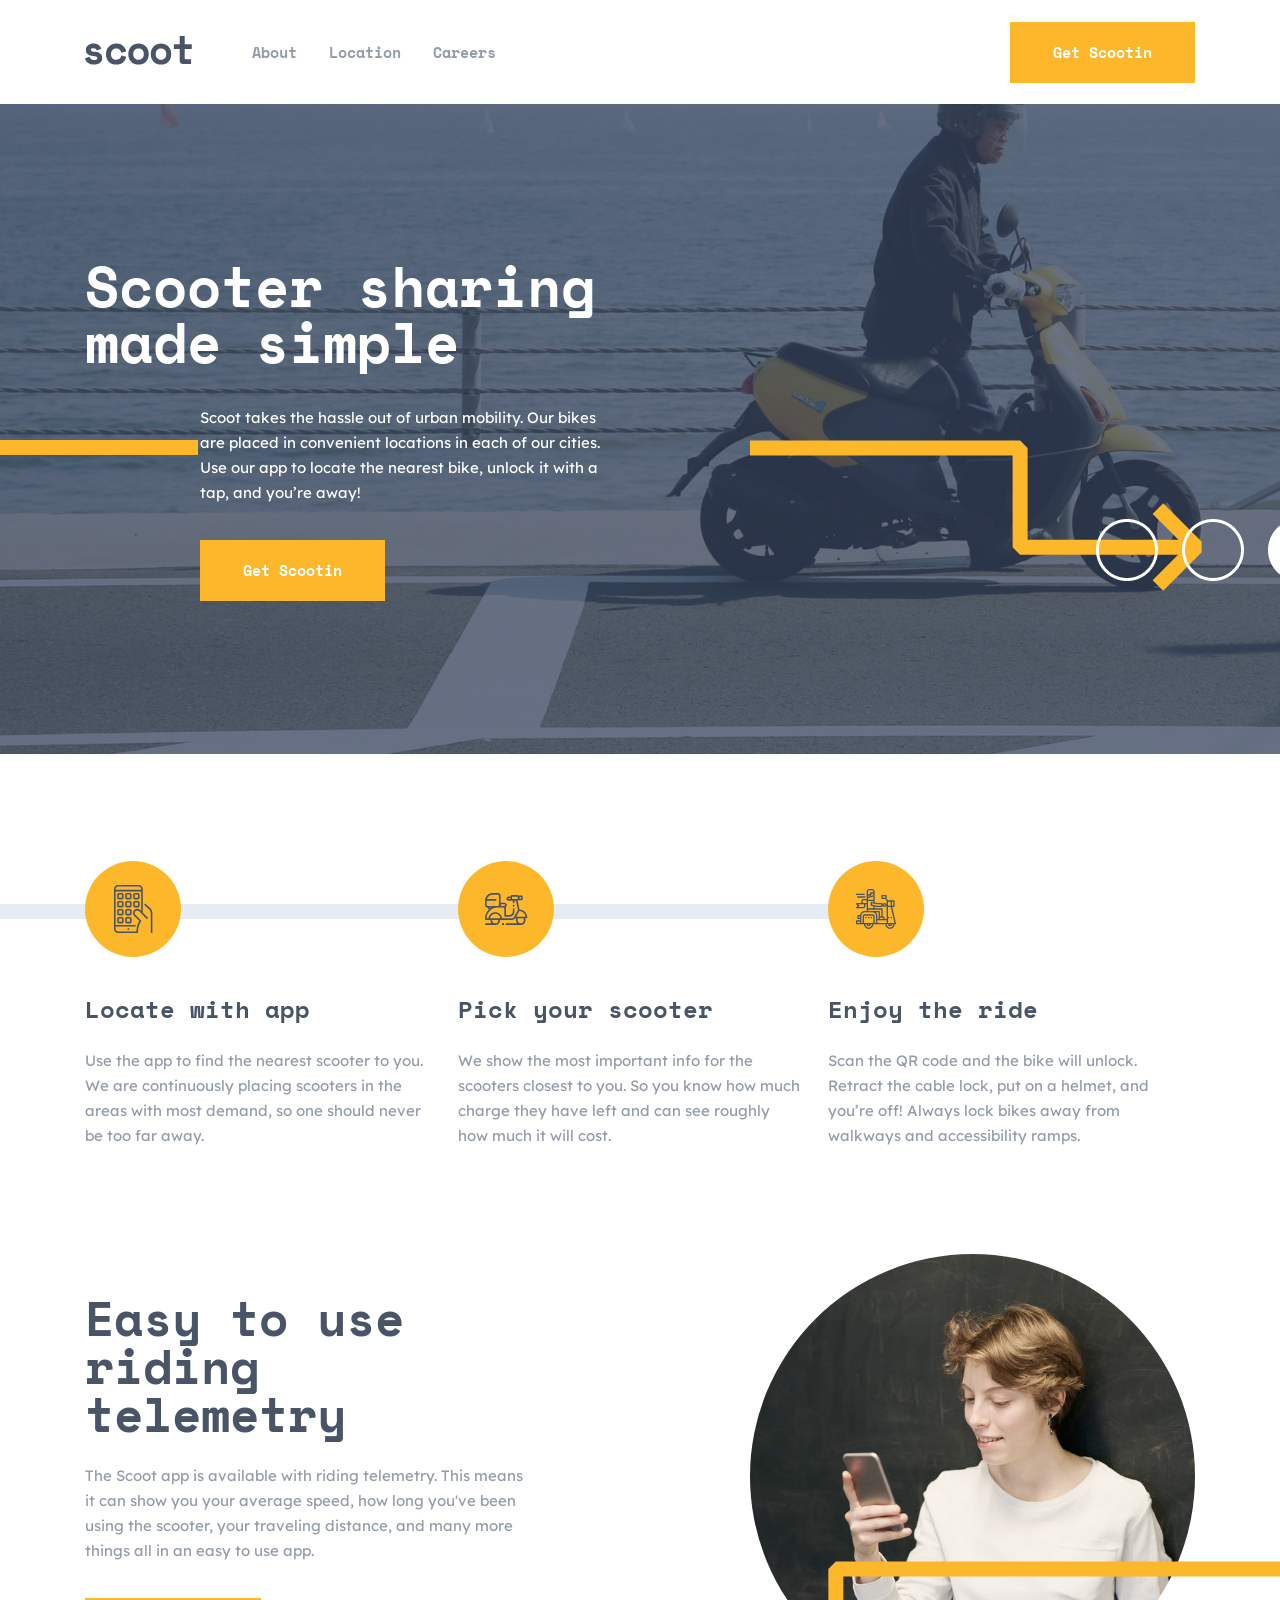
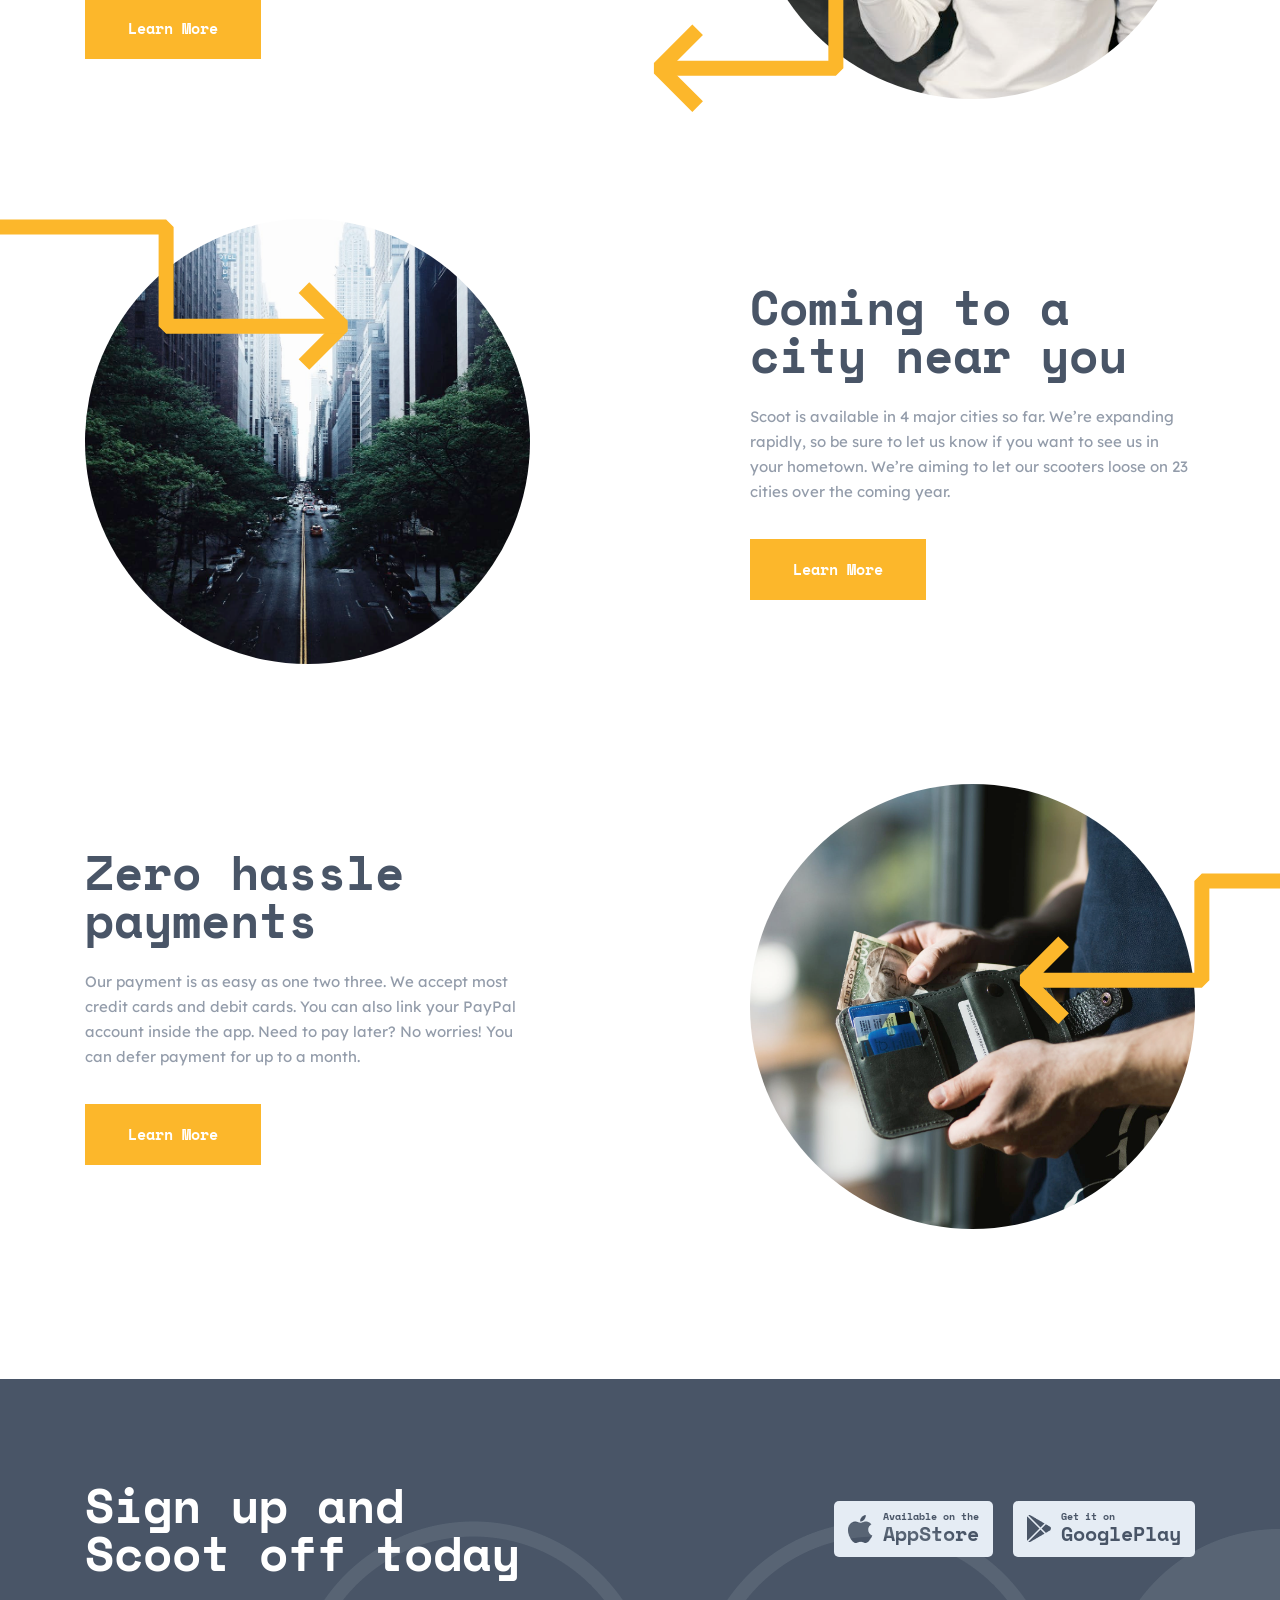
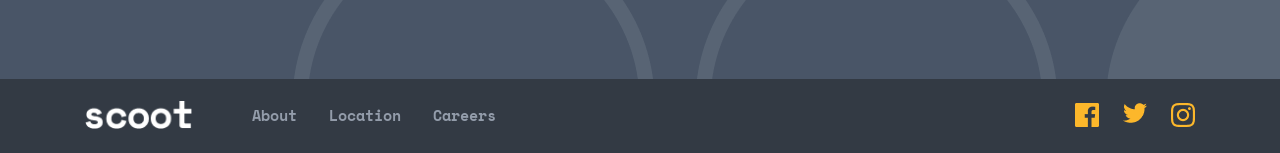
<file: projet/index.html>
<!DOCTYPE html>
<html lang="en">
<head>
    <meta charset="UTF-8">
    <meta name="viewport" content="width=device-width, initial-scale=1.0">
    <title>Scoot</title>
    <link rel="stylesheet" href="reset.css">
    <link rel="stylesheet" href="style.css">
    <link rel="stylesheet" href="mediaQueries.css">
</head>
<body>
    <header>
        <img src="img/BurgerMenu.svg" alt="BurgerMenu" class="image-burger-menu">
        <div class="container-left">
            <a href="index.html">
                <img src="img/scoot.svg" alt="Logo">
            </a>
            <!-- <div class="navbar-mobile">
                <a href="#">Home</a>
                <a href="#">New</a>
                <a href="#">Popular</a>
                <a href="#">Trending</a>
                <a href="#">Categories</a>
            </div> -->
            <ul>
                <li><a href="about/index.html">About</a></li>
                <li><a href="#">Location</a></li>
                <li><a href="careers/index.html">Careers</a></li>
            </ul>
        </div>

        <div class="button">
            <a href="#">Get Scootin</a>
        </div>
    </header>
    
    <section>
        <img src="img/debutLigne.svg" alt="debut ligne" class="debutLine">
        <img src="img/FlecheDirDroite.svg" alt="flèche droite" class="finFlecheDroite">
        <img src="img/circleFondBlanc.png" alt="rond blanc fond" class="rondBlancFond">
        <div class="container-section">
            <div class="items">
                <h1>Scooter sharing made simple</h1>
            <div class="content-section">
                <p class="texteSlider">Scoot takes the hassle out of urban mobility. Our bikes are placed in convenient locations in each of our cities. Use our app to locate the nearest bike, unlock it with a tap, and you’re away!</p>
                <div class="positionButton">
                    <div class="buttonSlider">
                        <a href="#">Get Scootin</a>
                    </div>
                </div>
            </div>
            </div>
            
        </div>
        
    </section>
    
    <main>
        <img src="img/IndexLineGrey.png" alt="Ligne gris index" class="lineGreyIndex">
        <img src="img/IndexLineGreyVertical.png" alt="Ligne gris index" class="lineGreyIndexVertical">
        <div class="locate">
            <div class="tailleIcone">
                <img src="img/iconeTel.svg" alt="icone application" class="iconeApp">
            </div>
            <div class="flexBoxTexte">            
                <h3>Locate with app</h3>
                <p class="txtLocateApp">Use the app to find the nearest scooter to you. We are continuously placing scooters in the areas with most demand, so one should never be too far away.</p>
            </div>
        </div>
        
        <div class="locate">
            <div class="tailleIcone">
                <img src="img/iconeScooter.svg" alt="icone application" class="iconeApp">
            </div>
            <div class="flexBoxTexte">  
                <h3>Pick your scooter</h3>
                <p class="txtLocateApp">We show the most important info for the scooters closest to you. So you know how much charge they have left and can see roughly how much it will cost.</p>
            </div>
        </div>

        <div class="locate">
            <div class="tailleIcone">
                <img src="img/iconeRide.svg" alt="icone application" class="iconeApp">
            </div>
            <div class="flexBoxTexte">  
                <h3>Enjoy the ride</h3>
                <p class="txtLocateApp">Scan the QR code and the bike will unlock. Retract the cable lock, put on a helmet, and you’re off! Always lock bikes away from walkways and accessibility ramps.</p>
            </div>
        </div>
    </main>

    <article>
        <div class="firstArticle first">
            <img src="img/flecheDirGauche.svg" alt="fleche direction gauche" class="articleFlecheDirGauche">
            <img src="img/rondBleuFondDroite.png" alt="rond bleu fond décoration" class="articleRondBleuFondDroite">
            <div class="txtFirstArticle">
                <h2>Easy to use riding telemetry</h2>
                <p class="txtArticle">The Scoot app is available with riding telemetry. This means it can show you your average speed, how long you've been using the scooter, your traveling distance, and many more things all in an easy to use app.</p>
                
                <div class="positionButtonFirstArticle">
                    <div class="button">
                        <a href="#">Learn More</a>
                    </div>
                </div>
            </div>
            
            <img src="img/imgDame.png" alt="image avec une dame" class="imgFirstArticle">
        </div>

        <div class="firstArticle">
            <img src="img/FlecheDirDroite.svg" alt="fleche direction droite" class="articleFlecheDirDroite">
            <img src="img/rondBleuFondGauche.png" alt="rond bleu fond décoration" class="articleRondBleuFondGauche">
            
            <img src="img/imgVille.png" alt="image avec d'une ville" class="imgFirstArticle">
            <div class="txtFirstArticle">
                <h2>Coming to a city near you</h2>
                <p class="txtArticle">Scoot is available in 4 major cities so far. We’re expanding rapidly, so be sure to let us know if you want to see us in your hometown. We’re aiming to let our scooters loose on 23 cities over the coming year.</p>
                
                <div class="positionButtonFirstArticle">
                    <div class="button">
                        <a href="#">Learn More</a>
                    </div>
                </div>
            </div>
        </div>

        <div class="firstArticle first">
            <img src="img/flecheDirGauche.svg" alt="fleche direction gauche" class="articleFlecheDirGaucheHaut">
            <img src="img/rondBleuFondDroite.png" alt="rond bleu fond décoration" class="articleRondBleuFondDroite">
            <div class="txtFirstArticle">
                <h2>Zero hassle payments</h2>
                <p class="txtArticle">Our payment is as easy as one two three. We accept most credit cards and debit cards. You can also link your PayPal account inside the app. Need to pay later? No worries! You can defer payment for up to a month.</p>
                
                <div class="positionButtonFirstArticle">
                    <div class="button">
                        <a href="#">Learn More</a>
                    </div>
                </div>
            </div>
            
            <img src="img/imgPortefeuille.png" alt="image d'un portefeuille" class="imgFirstArticle">
        </div>
        
    </article>

    <footer>
        <div class="espace">
            <img src="img/circle.png" alt="Circle" class="imgFondCercle">
            <div class="signUp">
                <p class="titleFooter">Sign up and Scoot off today</p>
                <div class="cardRight">
                    <div class="cardApple">
                        <img src="img/apple.png" alt="apple">
                        <div class="txt-apple">
                            <p class="available-apple">Available on the</p>
                            <p class="AppStore">AppStore</p>
                        </div>
                    </div>
                    <div class="googlePlay">
                        <img src="img/playstore.png" alt="GooglePlay">
                        <div class="txt-googlePlay">
                            <p class="available-googlePlay">Get it on</p>
                            <p class="googlePlayTxt">GooglePlay</p>
                        </div>
                    </div>
                </div>
            </div>
        </div>

        <div class="navbar-bottom">
            <div class="navbar-bottom-margin">
                
                <div class="navbar-bottom-container-left">
                    <a href="index.html">
                        <img src="img/scoot-white.png" alt="Logo" class="whiteLogo">
                    </a>
                    <ul>
                        <li><a href="about/index.html">About</a></li>
                        <li><a href="location/index.html">Location</a></li>
                        <li><a href="careers/index.html">Careers</a></li>
                    </ul>
                </div>
    
                <div class="social-network">
                    <a target="_blank" href="https://www.facebook.com/"><img src="img/facebook.png" alt="facebook"></a>
                    <a target="_blank" href="https://x.com/"><img src="img/twitter.png" alt="twitter"></a>
                    <a target="_blank" href="https://www.instagram.com/"><img src="img/instagram.png" alt="instagram"></a>
                </div>
            </div>
        </div>
    </footer>
    <script>
        const menuHamburger = document.querySelector(".image-burger-menu");
        const navLinks = document.querySelector(".navbar-mobile");

        menuHamburger.addEventListener('click', ()=>{
            navLinks.classList.toggle("mobile-menu");
        })
    </script>
</body>
</html>
</file>
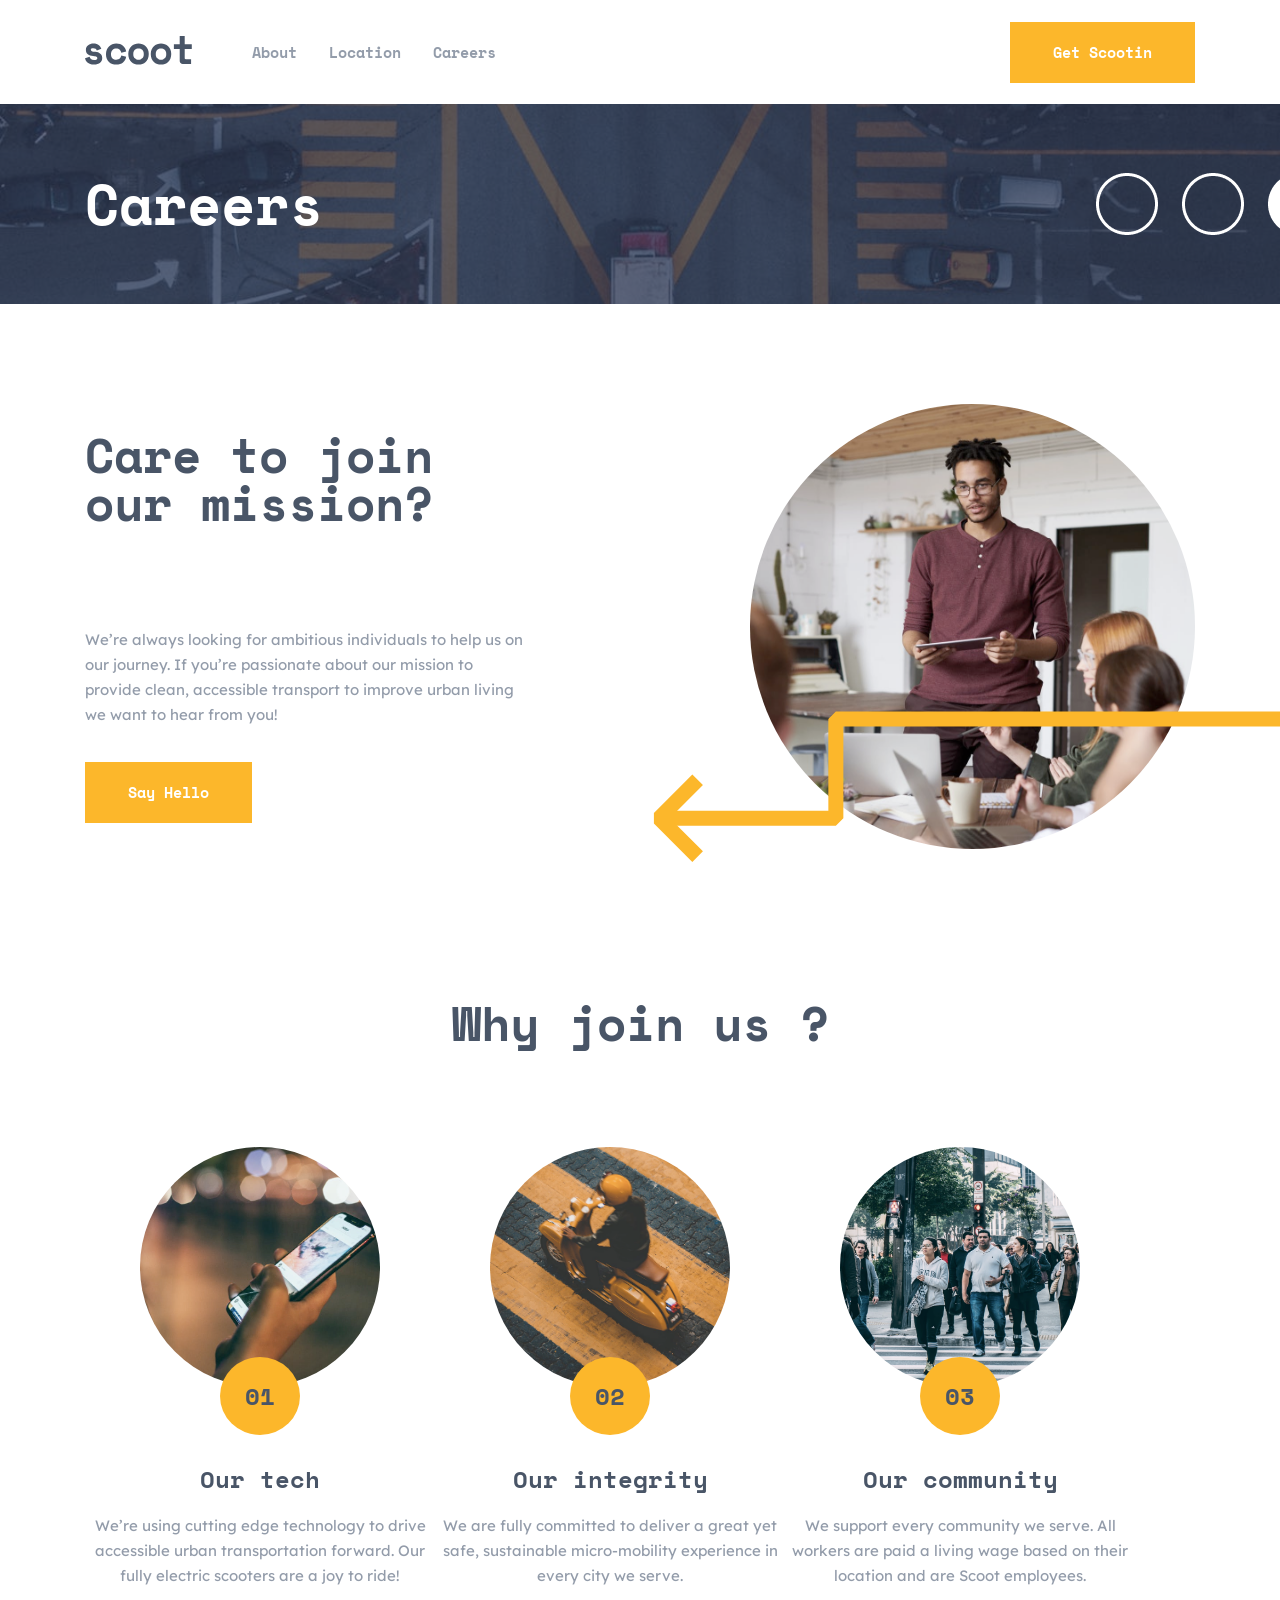
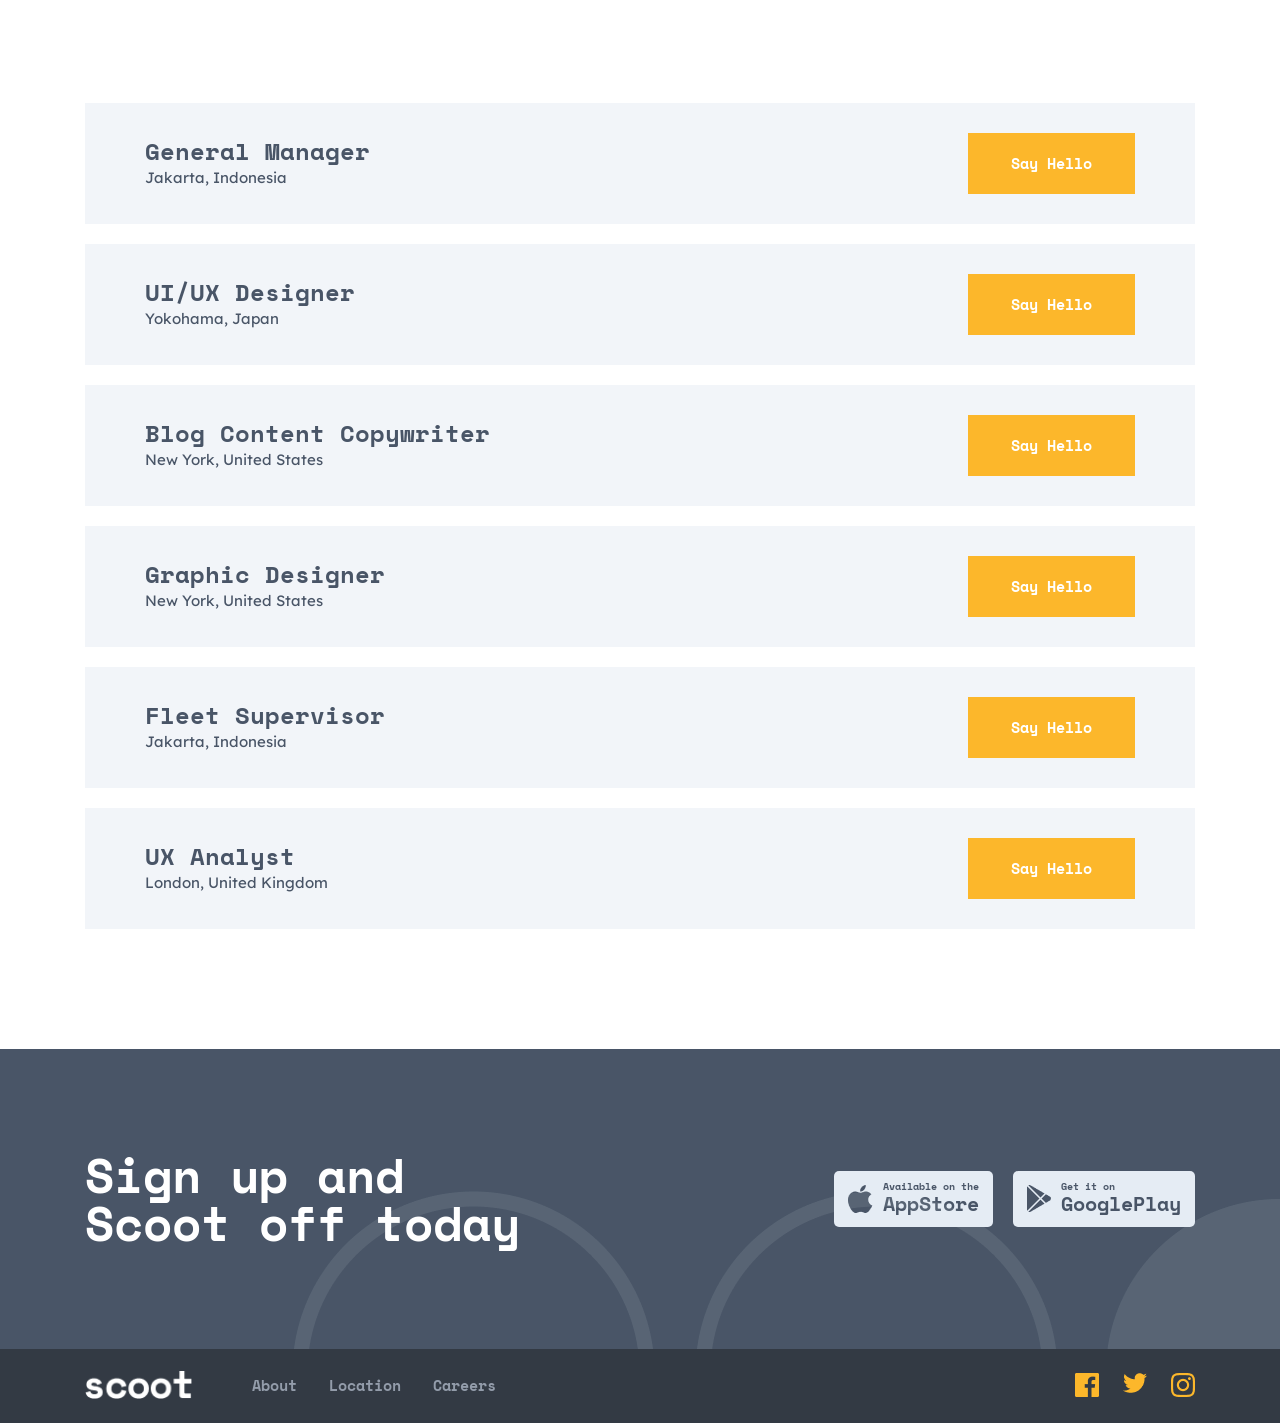
<file: projet/careers/index.html>
<!DOCTYPE html>
<html lang="en">
<head>
    <meta charset="UTF-8">
    <meta name="viewport" content="width=device-width, initial-scale=1.0">
    <title>Scoot</title>
    <link rel="stylesheet" href="reset.css">
    <link rel="stylesheet" href="style.css">
    <link rel="stylesheet" href="mediaQueries.css">
</head>
<body>
    <header>
        <img src="../img/BurgerMenu.svg" alt="BurgerMenu" class="image-burger-menu">
        <div class="container-left">
            <a href="../index.html">
                <img src="../img/scoot.svg" alt="Logo">
            </a>
            <ul>
                <li><a href="../about/index.html">About</a></li>
                <li><a href="../location/index.html">Location</a></li>
                <li><a href="../careers/index.html">Careers</a></li>
            </ul>
        </div>

        <div class="button">
            <a href="#">Get Scootin</a>
        </div>
    </header>

    <section>
        <img src="../img/circleFondBlanc.png" alt="rond blanc fond" class="rondBlancFond">
        <div class="container-section">
            <div class="items">
                <h1>Careers</h1>
            </div>            
        </div>
        
    </section>

    <article>
        <div class="firstArticle">
            <img src="../img/flecheDirGauche.svg" alt="fleche direction gauche" class="articleFlecheDirGauche">
            <img src="../img/rondBleuFondDroite.png" alt="rond bleu fond décoration" class="articleRondBleuFondDroite">
            <div class="txtFirstArticle">
                <h2>Care to join our mission?</h2>
                <p class="txtArticle">We’re always looking for ambitious individuals to help us on our journey. If you’re passionate about our mission to provide clean, accessible transport to improve urban living we want to hear from you!</p>
                
                <div class="positionButtonFirstArticle">
                    <div class="button">
                        <a href="#">Say Hello</a>
                    </div>
                </div>
            </div>
            
            <img src="../img/imgCareersMonsieur.png" alt="image avec un monsieur qui est debout" class="imgFirstArticle">
        </div>
    </article>

    <main>
        <h2>Why join us ?</h2>
        <div class="position-cards">
            <div class="cards">
                <div class="testFlex">
                    <img src="../img/imgCareersJoinUsTel.png" alt="image d'un smartphone">
                    <div class="numberCardContainer">
                        <p class="numberCard">01</p>
                    </div>
                </div>
                
                <h3>Our tech</h3>
                <p class="txtArticle">We’re using cutting edge technology to drive accessible urban transportation forward. Our fully electric scooters are a joy to ride!</p>
            </div>
            <div class="cards">
                <div class="testFlex">
                    <img src="../img/imgCareersJoinUsScooter.png" alt="image d'un smartphone">
                    <div class="numberCardContainer">
                        <p class="numberCard">02</p>
                    </div>
                </div>
                
                <h3>Our integrity</h3>
                <p class="txtArticle">We are fully committed to deliver a great yet safe, sustainable micro-mobility experience in every city we serve.</p>
            </div>
            <div class="cards">
                <div class="testFlex">
                    <img src="../img/imgCareersJoinUsStreet.png" alt="image d'un smartphone">
                    <div class="numberCardContainer">
                        <p class="numberCard">03</p>
                    </div>
                </div>
                
                <h3>Our community</h3>
                <p class="txtArticle">We support every community we serve. All workers are paid a living wage based on their location and are Scoot employees.</p>
            </div>
        </div>
    </main>
    
    <aside>
        <div class="general-manager">
            <div class="txt-general-manager">
                <h3>General Manager</h3>
                <p class="location">Jakarta, Indonesia</p>
            </div>
            <div class="button-general-manager">
                <div class="button">
                    <a href="#">Say Hello</a>
                </div>
            </div>
        </div>
        <div class="general-manager">
            <div class="txt-general-manager">
                <h3>UI/UX Designer</h3>
                <p class="location">Yokohama, Japan</p>
            </div>
            <div class="button-general-manager">
                <div class="button">
                    <a href="#">Say Hello</a>
                </div>
            </div>
        </div>
        <div class="general-manager">
            <div class="txt-general-manager">
                <h3>Blog Content Copywriter</h3>
                <p class="location">New York, United States</p>
            </div>
            <div class="button-general-manager">
                <div class="button">
                    <a href="#">Say Hello</a>
                </div>
            </div>
        </div>
        <div class="general-manager">
            <div class="txt-general-manager">
                <h3>Graphic Designer</h3>
                <p class="location">New York, United States</p>
            </div>
            <div class="button-general-manager">
                <div class="button">
                    <a href="#">Say Hello</a>
                </div>
            </div>
        </div>
        <div class="general-manager">
            <div class="txt-general-manager">
                <h3>Fleet Supervisor</h3>
                <p class="location">Jakarta, Indonesia</p>
            </div>
            <div class="button-general-manager">
                <div class="button">
                    <a href="#">Say Hello</a>
                </div>
            </div>
        </div>
        <div class="general-manager">
            <div class="txt-general-manager">
                <h3>UX Analyst</h3>
                <p class="location">London, United Kingdom</p>
            </div>
            <div class="button-general-manager">
                <div class="button">
                    <a href="#">Say Hello</a>
                </div>
            </div>
        </div>
    </aside>
    

    <footer>
        <div class="espace">
            <img src="../img/circle.png" alt="Circle" class="imgFondCercle">
            <div class="signUp">
                <p class="titleFooter">Sign up and Scoot off today</p>
                <div class="cardRight">
                    <div class="cardApple">
                        <img src="../img/apple.png" alt="apple">
                        <div class="txt-apple">
                            <p class="available-apple">Available on the</p>
                            <p class="AppStore">AppStore</p>
                        </div>
                    </div>
                    <div class="googlePlay">
                        <img src="../img/playstore.png" alt="GooglePlay">
                        <div class="txt-googlePlay">
                            <p class="available-googlePlay">Get it on</p>
                            <p class="googlePlayTxt">GooglePlay</p>
                        </div>
                    </div>
                </div>
            </div>
        </div>

        <div class="navbar-bottom">
            <div class="navbar-bottom-margin">
                
                <div class="navbar-bottom-container-left">
                    <a href="../index.html">
                        <img src="../img/scoot-white.png" alt="Logo" class="whiteLogo">
                    </a>
                    <ul>
                        <li><a href="../about/index.html">About</a></li>
                        <li><a href="../location/index.html">Location</a></li>
                        <li><a href="../careers/index.html">Careers</a></li>
                    </ul>
                </div>
    
                <div class="social-network">
                    <a target="_blank" href="https://www.facebook.com/"><img src="../img/facebook.png" alt="facebook"></a>
                    <a target="_blank" href="https://x.com/"><img src="../img/twitter.png" alt="twitter"></a>
                    <a target="_blank" href="https://www.instagram.com/"><img src="../img/instagram.png" alt="instagram"></a>
                </div>
            </div>
        </div>
    </footer>
</body>
</html>
</file>
<file: projet/style.css>
@import url('https://fonts.googleapis.com/css2?family=Space+Mono:ital,wght@0,400;0,700;1,400;1,700&display=swap');
@import url('https://fonts.googleapis.com/css2?family=Lexend+Deca:wght@100..900&display=swap');

:root {
    --yellow: #FCB72B;  
    --darkNavy: #495567; 
    --dimGrey: #939CAA;
    --lightGrey: #E5ECF4;
    --snow: #F2F5F9;
    --lightYellow: #FFF4DF;

    
    --font-primary: "Space Mono", serif;
    --font-secondary: "Lexend Deca", serif;
}

html, body {
    overflow-x: hidden;
}

.lineGreyIndexVertical{
    display: none;
}
  

/* HEADER */
.image-burger-menu{
    display: none;
}

header{
    margin: 0 auto;
    width: 1110px;
    
    display: flex;
    flex-direction: row;
    justify-content: space-between;
    align-items: center;
    margin-top: 21.5px;
    margin-bottom: 21.5px;
}

header img{
    width: 107px;
}

header ul li a{
    text-decoration: none;
    font-family: "Space Mono", serif;
    font-size: 15px;
    color: var(--dimGrey);
    /* color: #939CAA; */
    line-height: 25px;
    font-weight: bold;
}

header ul li a:hover{
    color: var(--yellow);
}

header ul{
    display: flex;
    align-items: center;
    gap: 32px;
    margin-left: 60px;
}

header .button{
    font-family: "Space Mono", serif;
    font-size: 15px;
    background-color: var(--yellow);
    line-height: 25px;
    /* width: 180px;
    height: 53px; */
    border: 0;

    display: flex;
    align-items: center;
    justify-content: center;
    border: 3px solid var(--yellow);
}

header .button:hover{
    background-color: white;
    border: 3px solid var(--yellow);
}

header .button a:hover{
    color: var(--yellow);
}

header .button a{
    padding: 15px 40px;
    text-decoration: none;
    color: white;
    font-weight: bold;
}

.container-left{
    display: flex;
}

/* MAIN */

main{
    margin: 0 auto;
    width: 1110px;
    height: 500px;
    /* background-color: var(--lightYellow); */
    display: flex;
    justify-content: space-between;
    align-items: center;
    gap: 25px;
    position: relative;
}

main h3{
    font-family: "Space Mono", serif;
    font-weight: 700;
    font-size: 24px;
    line-height: 28px;
    color: var(--darkNavy);
    margin-bottom: 25px;
}

main p{
    font-family: "Lexend Deca", serif;
    font-weight: 400;
    font-size: 15px;
    line-height: 25px;
    color: var(--dimGrey);
}

img.iconeApp{
    margin-bottom: 35px;
    /* z-index: 999; */
}

.lineGreyIndex{
    position: absolute;
    top: 150px;
    left: -200px;
    z-index:-1;
}

/* section */

section{
    background-image: url(img/imgSliderIndex.png);
    background-size: 150% !important;
    background-position: 10% 100% !important;
    
    height: 650px;
    background-size: cover; /* Ajuste l'image pour remplir la section sans déformation */
    background-position: center; /* Centre l'image dans la section */
    background-repeat: no-repeat; /* Évite la répétition de l'image */
    display: flex;
    align-items: center;
    position: relative;
}

section img.rondBlancFond{
    
    position: absolute;
    right: 0;
    top: 415px;
}

section img.debutLine{
    position: absolute;
    top: 336px;
    left: -5px;
}

section img.finFlecheDroite{
    position: absolute;
    top: 336px;
    left: 750px
}

section::before {
    content: "";
    position: absolute;
    top: 0;
    left: 0;
    width: 100%;
    height: 100%;
    background: rgba(47, 59, 89, 0.712); /* Conversion de #2F3B59 en RGB avec 50% d'opacité */
    pointer-events: none; /* Permet d'interagir avec le contenu sous le filtre */
}

h1{
    font-family: "Space Mono", serif;
    font-size: 56px;
    color: white;
    line-height: 56px;
    font-weight: bold;
    z-index: 999;
    margin-bottom: 35px;
}

.texteSlider{
    font-family: "Lexend Deca", serif;
    font-size: 15px;
    line-height: 25px;
    color: white;
    z-index: 999;
    margin-bottom: 35px;
}


section .buttonSlider{
    font-family: "Space Mono", serif;
    font-size: 15px;
    background-color: var(--yellow);
    line-height: 25px;
    border: 0;

    display: flex;
    align-items: center;
    justify-content: center;
    border: 3px solid var(--yellow);
    z-index: 999;
}

section .buttonSlider:hover{
    background-color: transparent;
    border: 3px solid var(--yellow);
}

section .buttonSlider a:hover{
    color: var(--yellow);
}

section .buttonSlider a{
    padding: 15px 40px;
    text-decoration: none;
    color: white;
    font-weight: bold;
}

.container-section{
    width: 1110px;
    margin: 0 auto;
}

.container-section .items{
    width: 600px;
    display: flex;
    flex-direction: column;
    justify-content: flex-end;
}

.content-section{
    width: 520px;
    display: flex;
    flex-direction: column;
    align-items: flex-end;

}

.texteSlider{
    width: 405px;
}

.positionButton{
    width: 405px;
    display: flex;
    align-items: flex-start;
    justify-content: flex-start;
}

/* ARTICLE */

h2{
    font-family: var(--font-primary);
    color: var(--darkNavy);
    font-weight: 700;
    font-size: 48px;
    line-height: 48px;
    margin-bottom: 25px;
}

.txtArticle{
    font-family: var(--font-secondary);
    color: var(--dimGrey);
    font-weight: 400;
    font-size: 15px;
    line-height: 25px;
    margin-bottom: 35px;
}

article{
    margin-bottom: 150px;
}

article .button{
    font-family: "Space Mono", serif;
    font-size: 15px;
    background-color: var(--yellow);
    line-height: 25px;
    /* width: 180px;
    height: 53px; */
    border: 0;

    display: flex;
    align-items: center;
    justify-content: center;
    border: 3px solid var(--yellow);
}

article .button:hover{
    background-color: white;
    border: 3px solid var(--yellow);
}

article .button a:hover{
    color: var(--yellow);
}

article .button a{
    padding: 15px 40px;
    text-decoration: none;
    color: white;
    font-weight: bold;
}

.imgFirstArticle{
    width: 445px;
    height: 445px;
    object-fit: cover;
    border-radius: 100%;
}

.firstArticle{
    width: 1110px;
    margin: 0 auto;
    display: flex;
    justify-content: space-between;
    align-items: center;
    margin-bottom: 120px;
    position: relative;
}

.txtFirstArticle{
    width: 445px;
}

.positionButtonFirstArticle{
    display: flex;
}

/* FOOTER */

footer .espace{
    background-color: var(--darkNavy);
    position: relative;
}

.imgFondCercle{
    position: absolute;
    bottom: 0;
    right: 0;
}

footer .signUp{
    height: 300px;
    display: flex;
    width: 1110px;
    margin: 0 auto;
    display: flex;
    align-items: center;
    justify-content: space-between;
}

.titleFooter{
    color: white;
    font-family: "Space Mono", serif;
    font-size: 48px;
    line-height: 48px;
    font-weight: bold;
    width: 460px;
}
.cardRight{
    display: flex;
    gap: 20px;
}
.cardApple, .googlePlay{
    background-color: #E5ECF4;
}

.cardApple img, .googlePlay img{
    height: 28px;
}

.txt-apple .available-apple, .txt-googlePlay .available-googlePlay{
    /* color: white; */
    font-family: "Space Mono", serif;
    font-size: 10px;
    font-weight: bold;
    color: var(--darkNavy);
}

.txt-apple .AppStore, .txt-googlePlay .googlePlayTxt{
    /* color: white; */
    font-family: "Space Mono", serif;
    font-size: 20px;
    font-weight: bold;
    line-height: 24px;
    color: var(--darkNavy);
}

.cardApple{
    display: flex;
    width: 159px;
    height: 56px;
    border-radius: 5px;
    align-items: center;
    justify-content: center;
    gap: 10px;
}

.googlePlay{
    display: flex;
    width: 182px;
    height: 56px;
    border-radius: 5px;
    align-items: center;
    justify-content: center;
    gap: 10px;
}

.articleFlecheDirGaucheHaut{
    position: absolute;
    top: 20%;
    right: -50%;
    z-index: 999;
}

.articleFlecheDirGauche{
    position: absolute;
    bottom: -3%;
    right: -17%;
    z-index: 999;
}

.articleRondBleuFondDroite{
    position: absolute;
    bottom: 0;
    right: -17%;

}

.articleFlecheDirDroite{
    position: absolute;
    top: 0;
    left: -17%;
    z-index: 999;
}

.articleRondBleuFondGauche{
    position: absolute;
    left: -17%;
    bottom: 0;
}

/* navbar bottom */

footer .navbar-bottom{
    background-color: #333A44;
    padding-top: 21.5px;
    padding-bottom: 21.5px;
}

footer .navbar-bottom-margin{
    width: 1110px;
    display: flex;
    align-items: center;
    margin: 0 auto;
    justify-content: space-between;
}

footer .navbar-bottom-margin .navbar-bottom-container-left{
    display: flex;
    align-items: center;
}

footer .navbar-bottom-margin ul {
    display: flex;
    gap: 32px;
    margin-left: 60px;
}

footer .navbar-bottom-margin ul li a{
    text-decoration: none;
    color: var(--dimGrey);
    font-family: "Space Mono", serif;
    font-size: 15px;
    font-weight: bold;
}

footer .navbar-bottom-margin ul li a:hover{
    color: var(--yellow);
}

footer .navbar-bottom-margin .whiteLogo{
    width: 107px;
}

.social-network{
    width: 120px;
    display: flex;
    justify-content: space-between;
}

.social-network img{
    width: 24px;
    /* height: 24px; */
}

.social-network img:hover{
    filter: grayscale(100%);
}

/* Fonctionnement Burger Menu */

.navbar-mobile{
    display: none;
    display: flex;
    width: 30vw;
    justify-content: space-around;
}

.navbar-mobile a{
    display: none;
    font-family: "Inter", serif;
    font-size: 15px;
    color: #5E607A;
}

.mobile-menu{
    display: block;
}


/* MEDIA QUERIRES 768px */
@media screen and (max-width: 768px){

    header{
        width: 700px;   
    }

    /* section */
    .container-section{
        display: flex;
        justify-content: center;
    }

    .container-section{
        text-align: center;
    }

    .container-section .texteSlider{
        text-align: center;
        width: 100%;
    }

    .container-section .content-section{
        /* width: 520px; */
        width: 100%;
        display: flex;
        flex-direction: column;
        /* align-items: flex-end; */
        align-items: center;
    }

    .positionButton{
        justify-content: center;
    }

    /* main */
    main{
        flex-direction: column;
        width: 573px;
        /* justify-content: center; */
        align-items: center;
        margin-top: 100px;
        margin-bottom: 100px;
    }

    .locate{
        display: flex;
        gap: 80px;
    }

    /* article */
    .firstArticle.first{
        flex-direction: column-reverse;
        width: 100%;
    }

    .firstArticle{
        flex-direction: column;
        width: 100%;
    }

    h2{
        text-align: center;
    }

    .txtArticle{
        text-align: center;
    }

    .positionButtonFirstArticle{
        justify-content: center;
    }

    .imgFirstArticle{
        margin-bottom: 50px;
    }

    .txtFirstArticle{
        width: 570px;
    }

    /* footer */
    footer .signUp{
        width: 700px;    
        flex-direction: column;
        justify-content: center;
    }

    .titleFooter{
        margin-bottom: 30px;
        text-align: center;
    }

    footer .navbar-bottom-margin{
        width: 700px;
    }

    /* position absolute */
    .debutLine{
        display: none;
    }

    section img.finFlecheDroite {
        position: absolute;
        top: 470px;
        left: -135px;
    }

    /* aaaa */
    .lineGreyIndexVertical{
        display: block;
        position: absolute;
        left: 41px;
        top: -600px;
        z-index: -99;
    }

    .lineGreyIndex{
        display: none;
    }

    .articleFlecheDirGauche {
        position: absolute;
        bottom: 40%;
        right: -17%;
        z-index: 999;
    }

    .articleFlecheDirGaucheHaut {
        position: absolute;
        top: 9%;
        right: -50%;
        z-index: 999;
    }

    .articleRondBleuFondDroite {
        position: absolute;
        bottom: 43%;
        right: 0;
    }

    .articleRondBleuFondGauche {
        position: absolute;
        left: 0%;
        bottom: 43%;
    }
}
</file>
<file: projet/mediaQueries.css>
/* MEDIA QUERIRES 375px */

@media screen and (max-width: 375px) {


    header ul, header .button{
        display: none;
    }

    header{
        width: 290px;
        justify-content: center;
        /* position: relative; */
    }

    header img{
        width: 75px;
    }

    .image-burger-menu{
        display: block;
        position: absolute;
        left: 0;
        height: 16px;
    }

    /* section */
    section img.rondBlancFond {
        display: none;
    }

    section img.finFlecheDroite {
        top: 460px;
        left: -324px;
    }

    .articleFlecheDirGauche {
        position: absolute;
        bottom: 49%;
        right: -99%;
        z-index: 999;
    }

    h1{
        font-size: 40px;
        line-height: 40px;
    }

    section .container-section .items{
        width: 320px;
    }
    
    section{
        background-size: 550% !important;
        background-position: 60% 100% !important;
        height: 630px;
    }

    .lineGreyIndexVertical{
        display: none;
    }

    main{
        width: 320px;
        height: 100%;
    }

    .locate{
        flex-direction: column;
        align-items: center;
        gap: 25px;
    }

    .flexBoxTexte{
        display: flex;
        flex-direction: column;
        align-items: center;
    }

    .txtLocateApp{
        text-align: center;
    }

    .locate .tailleIcone img{
        width: 56px;
    }

    img.iconeApp{
        margin-bottom: 0;
    }

    section .buttonSlider a {
        padding: 10px 30px;
    }

    /* article */
    .articleFlecheDirDroite {
        position: absolute;
        top: 0;
        left: -51%;
        z-index: 999;
    }

    .articleFlecheDirGaucheHaut {
        position: absolute;
        top: 0;
        right: -139%;
        z-index: 999;
    }

    h2{
        font-size: 32px;
        line-height: 32px;
    }


    .articleRondBleuFondDroite, .articleRondBleuFondGauche{
        display: none;
    }

    article .button a {
        padding: 10px 30px;
    }

    .imgFirstArticle{
        width: 311px;
        height: 311px;
    }

    .txtFirstArticle{
        width: 320px;
    }

    .firstArticle{
        align-items: center;
        justify-content: center;
    }

    /* footer */
    footer .signUp{
        width: 320px;
        align-items: center;
    }
    
    footer .titleFooter{
        width: 320px;
    }

    footer .titleFooter{
        font-size: 32px;
        line-height: 32px;
    }

    .cardApple, .googlePlay{
        width: 134px;
        height: 40px;
    }

    footer .cardApple img, footer .googlePlay img{
        height: 20px;
    }

    footer .cardApple .available-apple,  footer .googlePlay .available-googlePlay{
        font-size: 7px;
    }

    footer .txt-apple .AppStore,  footer .txt-googlePlay .googlePlayTxt{
        font-size: 16px;
    }

    footer ul{
        flex-direction: column;   
        align-items: center;
        margin-bottom: 50px;
    }

    footer .navbar-bottom-margin .navbar-bottom-container-left{
        display: flex;
        flex-direction: column;
    }

    footer .navbar-bottom-margin {
        justify-content: flex-start;
        flex-direction: column;
        align-items: center;
        width: 300px;
    }

    footer .navbar-bottom-margin ul{
        margin-left: 0;
    }

    footer .navbar-bottom-margin .whiteLogo {
        margin-top: 50px;
        margin-bottom: 50px;
    }

    footer .social-network{
    margin-bottom: 50px;
    margin-top: 50px;
    }
}
</file>
<file: projet/careers/style.css>
@import url('https://fonts.googleapis.com/css2?family=Space+Mono:ital,wght@0,400;0,700;1,400;1,700&display=swap');
@import url('https://fonts.googleapis.com/css2?family=Lexend+Deca:wght@100..900&display=swap');

:root {
    --yellow: #FCB72B;  
    --darkNavy: #495567; 
    --dimGrey: #939CAA;
    --lightGrey: #E5ECF4;
    --snow: #F2F5F9;
    --lightYellow: #FFF4DF;

    
    --font-primary: "Space Mono", serif;
    --font-secondary: "Lexend Deca", serif;
}

html, body {
    overflow-x: hidden;
}
  

/* HEADER */

.image-burger-menu{ 
    display:none;
}

header{
    margin: 0 auto;
    width: 1110px;
    display: flex;
    flex-direction: row;
    justify-content: space-between;
    align-items: center;
    margin-top: 21.5px;
    margin-bottom: 21.5px;
}

header img{
    width: 107px;
}

header ul li a{
    text-decoration: none;
    font-family: "Space Mono", serif;
    font-size: 15px;
    color: var(--dimGrey);
    /* color: #939CAA; */
    line-height: 25px;
    font-weight: bold;
}

header ul li a:hover{
    color: var(--yellow);
}

header ul{
    display: flex;
    align-items: center;
    gap: 32px;
    margin-left: 60px;
}

header .button{
    font-family: "Space Mono", serif;
    font-size: 15px;
    background-color: var(--yellow);
    line-height: 25px;
    /* width: 180px;
    height: 53px; */
    border: 0;

    display: flex;
    align-items: center;
    justify-content: center;
    border: 3px solid var(--yellow);
}

header .button:hover{
    background-color: white;
    border: 3px solid var(--yellow);
}

header .button a:hover{
    color: var(--yellow);
}

header .button a{
    padding: 15px 40px;
    text-decoration: none;
    color: white;
    font-weight: bold;
}

.container-left{
    display: flex;
}


/* section */

section{
    background-image: url(../img/imgFonSliderAbout.png);
    background-position: 50% 40% !important;
    height: 200px;
    background-size: cover; /* Ajuste l'image pour remplir la section sans déformation */
    background-position: center; /* Centre l'image dans la section */
    background-repeat: no-repeat; /* Évite la répétition de l'image */
    display: flex;
    align-items: center;
    position: relative;
    margin-bottom: 100px;
}

section img.rondBlancFond{
    
    position: absolute;
    right: 0;
}

section img.debutLine{
    position: absolute;
    top: 336px;
    left: -5px;
}

section img.finFlecheDroite{
    position: absolute;
    top: 336px;
    left: 750px
}

section::before {
    content: "";
    position: absolute;
    top: 0;
    left: 0;
    width: 100%;
    height: 100%;
    background: rgba(47, 59, 89, 0.712); /* Conversion de #2F3B59 en RGB avec 50% d'opacité */
    pointer-events: none; /* Permet d'interagir avec le contenu sous le filtre */
}

h1{
    font-family: "Space Mono", serif;
    font-size: 56px;
    color: white;
    line-height: 56px;
    font-weight: bold;
    z-index: 999;
}

.texteSlider{
    font-family: "Lexend Deca", serif;
    font-size: 15px;
    line-height: 25px;
    color: white;
    z-index: 999;
    margin-bottom: 35px;
}


section .buttonSlider{
    font-family: "Space Mono", serif;
    font-size: 15px;
    background-color: var(--yellow);
    line-height: 25px;
    border: 0;

    display: flex;
    align-items: center;
    justify-content: center;
    border: 3px solid var(--yellow);
    z-index: 999;
}

section .buttonSlider:hover{
    background-color: transparent;
    border: 3px solid var(--yellow);
}

section .buttonSlider a:hover{
    color: var(--yellow);
}

section .buttonSlider a{
    padding: 15px 40px;
    text-decoration: none;
    color: white;
    font-weight: bold;
}

.container-section{
    width: 1110px;
    margin: 0 auto;
}

.container-section .items{
    width: 600px;
    display: flex;
    flex-direction: column;
    justify-content: flex-end;
}

.content-section{
    width: 520px;
    display: flex;
    flex-direction: column;
    align-items: flex-end;

}

.texteSlider{
    width: 405px;
}

.positionButton{
    width: 405px;
    display: flex;
    align-items: flex-start;
    justify-content: flex-start;
}

/* ARTICLE */

h2{
    font-family: var(--font-primary);
    color: var(--darkNavy);
    font-weight: 700;
    font-size: 48px;
    line-height: 48px;
    margin-bottom: 100px;
}

.txtArticle{
    font-family: var(--font-secondary);
    color: var(--dimGrey);
    font-weight: 400;
    font-size: 15px;
    line-height: 25px;
    margin-bottom: 35px;
}

article{
    margin-bottom: 150px;
}

article .button{
    font-family: "Space Mono", serif;
    font-size: 15px;
    background-color: var(--yellow);
    line-height: 25px;
    /* width: 180px;
    height: 53px; */
    border: 0;

    display: flex;
    align-items: center;
    justify-content: center;
    border: 3px solid var(--yellow);
}

article .button:hover{
    background-color: white;
    border: 3px solid var(--yellow);
}

article .button a:hover{
    color: var(--yellow);
}

article .button a{
    padding: 15px 40px;
    text-decoration: none;
    color: white;
    font-weight: bold;
}

.imgFirstArticle{
    width: 445px;
    height: 445px;
    object-fit: cover;
    border-radius: 100%;
}

.firstArticle{
    width: 1110px;
    margin: 0 auto;
    display: flex;
    justify-content: space-between;
    align-items: center;
    margin-bottom: 120px;
    position: relative;
}

.txtFirstArticle{
    width: 445px;
}

.positionButtonFirstArticle{
    display: flex;
}

/* MAIN */

main{
    width: 1110px;
    margin: 0 auto;
    margin-bottom: 80px;
}

main h2{
    text-align: center;
}

main .cards{
    width: 350px;
    display: flex;
    justify-content: center;
    flex-direction: column;
    align-items: center;
    position: relative;
}

main .cards h3{
    font-family: var(--font-primary);
    font-weight: 700;
    font-size: 24px;
    line-height: 28px;
    color: var(--darkNavy);
}

main .numberCardContainer{
    display: flex;
}

main .testFlex{
    display: flex;
    flex-direction: column;
    align-items: center;
    gap: -5%;
}

main .cards .numberCard{
    font-family: var(--font-primary);
    font-size: 24px;
    line-height: 28px;
    color: var(--darkNavy);
    font-weight: 700;
    padding: 25px;
    background-color: var(--yellow);
    border-radius: 100%;
    /* position: absolute;
    top: 200px;
    left: 140px; */
    margin-top: -30px;
}

main .cards img{
    height: 240px;
    width: 240px;
    object-fit: cover;
    border-radius: 100%;
    /* margin-bottom: 100px; */
}

.cards h3{
    margin-top: 30px;
    margin-bottom: 20px;
}

.cards .txtArticle{
    text-align: center;
}

.position-cards{
    display: flex;
}

/* ASIDE */

aside{
    width: 1110px;
    margin: 0 auto;
    margin-bottom: 120px;
}

aside .general-manager{
    background-color: #F2F5F9;
    display: flex;
    justify-content: space-between;
    align-items: center;
    padding: 30px 60px;
    margin-bottom: 20px;
}

aside h3{
    font-family: var(--font-primary);
    font-weight: 700;
    font-size: 24px;
    line-height: 28px;
    color: var(--darkNavy);
}

aside .location{
    font-family: var(--font-secondary);
    font-weight: 400;
    font-size: 15px;
    line-height: 25px;
    color: var(--darkNavy);
}

aside .button{
    font-family: "Space Mono", serif;
    font-size: 15px;
    background-color: var(--yellow);
    line-height: 25px;
    /* width: 180px;
    height: 53px; */
    border: 0;

    display: flex;
    align-items: center;
    justify-content: center;
    border: 3px solid var(--yellow);
}

aside .button:hover{
    background-color: white;
    border: 3px solid var(--yellow);
}

aside .button a:hover{
    color: var(--yellow);
}

aside .button a{
    padding: 15px 40px;
    text-decoration: none;
    color: white;
    font-weight: bold;
}

/* FOOTER */

footer .espace{
    background-color: var(--darkNavy);
    position: relative;
}

.imgFondCercle{
    position: absolute;
    bottom: 0;
    right: 0;
}

footer .signUp{
    height: 300px;
    display: flex;
    width: 1110px;
    margin: 0 auto;
    display: flex;
    align-items: center;
    justify-content: space-between;
}

.titleFooter{
    color: white;
    font-family: "Space Mono", serif;
    font-size: 48px;
    line-height: 48px;
    font-weight: bold;
    width: 460px;
}
.cardRight{
    display: flex;
    gap: 20px;
}
.cardApple, .googlePlay{
    background-color: #E5ECF4;
}

.cardApple img, .googlePlay img{
    height: 28px;
}

.txt-apple .available-apple, .txt-googlePlay .available-googlePlay{
    /* color: white; */
    font-family: "Space Mono", serif;
    font-size: 10px;
    font-weight: bold;
    color: var(--darkNavy);
}

.txt-apple .AppStore, .txt-googlePlay .googlePlayTxt{
    /* color: white; */
    font-family: "Space Mono", serif;
    font-size: 20px;
    font-weight: bold;
    line-height: 24px;
    color: var(--darkNavy);
}

.cardApple{
    display: flex;
    width: 159px;
    height: 56px;
    border-radius: 5px;
    align-items: center;
    justify-content: center;
    gap: 10px;
}

.googlePlay{
    display: flex;
    width: 182px;
    height: 56px;
    border-radius: 5px;
    align-items: center;
    justify-content: center;
    gap: 10px;
}

.articleFlecheDirGaucheHaut{
    position: absolute;
    top: 20%;
    right: -50%;
    z-index: 999;
}

.articleFlecheDirGauche{
    position: absolute;
    bottom: -3%;
    right: -17%;
    z-index: 999;
}

.articleRondBleuFondDroite{
    position: absolute;
    bottom: 0;
    right: -17%;

}

.articleFlecheDirDroite{
    position: absolute;
    top: 0;
    left: -17%;
    z-index: 999;
}

.articleRondBleuFondGauche{
    position: absolute;
    left: -17%;
    bottom: 0;
}

/* navbar bottom */

footer .navbar-bottom{
    background-color: #333A44;
    padding-top: 21.5px;
    padding-bottom: 21.5px;
}

footer .navbar-bottom-margin{
    width: 1110px;
    display: flex;
    align-items: center;
    margin: 0 auto;
    justify-content: space-between;
}

footer .navbar-bottom-margin .navbar-bottom-container-left{
    display: flex;
    align-items: center;
}

footer .navbar-bottom-margin ul {
    display: flex;
    gap: 32px;
    margin-left: 60px;
}

footer .navbar-bottom-margin ul li a{
    text-decoration: none;
    color: var(--dimGrey);
    font-family: "Space Mono", serif;
    font-size: 15px;
    font-weight: bold;
}

footer .navbar-bottom-margin ul li a:hover{
    color: var(--yellow);
}

footer .navbar-bottom-margin .whiteLogo{
    width: 107px;
}

.social-network{
    width: 120px;
    display: flex;
    justify-content: space-between;
}

.social-network img{
    width: 24px;
    /* height: 24px; */
}

.social-network img:hover{
    filter: grayscale(100%);
}
</file>
<file: projet/careers/mediaQueries.css>
@media screen and (max-width: 768px) {
    header{
        width: 700px;   
    }

    /* section */
    .container-section{
        display: flex;
        justify-content: center;
    }

    .container-section .content-section{
        /* width: 520px; */
        width: 100%;
        display: flex;
        flex-direction: column;
        /* align-items: flex-end; */
        align-items: center;
    }

    .positionButton{
        justify-content: center;
    }

    /* Article */
    article .firstArticle{
        flex-direction: column-reverse;
    }

    article .firstArticle .imgFirstArticle{
        margin-bottom: 70px;
    }

    /* main */
    main{
        flex-direction: column;
        width: 573px;
        /* justify-content: center; */
        align-items: center;
        margin-top: 100px;
        margin-bottom: 100px;
    }

    .locate{
        display: flex;
        gap: 80px;
    }

    /* article */
    .firstArticle.first{
        flex-direction: column-reverse;
        width: 100%;
    }

    .firstArticle{
        flex-direction: column;
        width: 100%;
    }

    h2{
        text-align: center;
        margin-bottom: 60px;
    }

    .txtArticle{
        text-align: center;
    }

    .positionButtonFirstArticle{
        justify-content: center;
    }

    .imgFirstArticle{
        margin-bottom: 50px;
    }

    .txtFirstArticle{
        width: 570px;
    }

    .position-cards {
        display: flex;
        flex-direction: column;
        align-items: center;
    }

    main .cards{
        width: 500px;
        margin-bottom: 30px;
    }
    /*aside*/
    aside{
        width: 700px;
    }

    /* footer */
    footer .signUp{
        width: 700px;    
        flex-direction: column;
        justify-content: center;
    }

    .titleFooter{
        margin-bottom: 30px;
        text-align: center;
    }

    footer .navbar-bottom-margin{
        width: 700px;
    }

    /* position absolute */
    .debutLine{
        display: none;
    }

    section img.finFlecheDroite {
        position: absolute;
        top: 470px;
        left: -135px;
    }

    /* aaaa */
    .lineGreyIndexVertical{
        display: block;
        position: absolute;
        left: 41px;
        top: -600px;
        z-index: -99;
    }

    .lineGreyIndex{
        display: none;
    }

    .articleFlecheDirGauche {
        position: absolute;
        bottom: 40%;
        right: 0;
        z-index: 999;
    }

    .articleFlecheDirGaucheHaut {
        position: absolute;
        top: 9%;
        right: -50%;
        z-index: 999;
    }

    .articleRondBleuFondDroite {
        position: absolute;
        bottom: 43%;
        right: 0;
    }

    .articleRondBleuFondGauche {
        position: absolute;
        left: 0%;
        bottom: 43%;
    }
}


/* MEDIA QUERIRES 375px */

@media screen and (max-width: 375px) {


    header ul, header .button{
        display: none;
    }

    header{
        width: 290px;
        justify-content: center;
        /* position: relative; */
    }

    header img{
        width: 75px;
    }

    .image-burger-menu{
        display: block;
        position: absolute;
        left: 0;
        height: 16px;
    }

    /* section */
    section img.rondBlancFond {
        display: none;
    }

    section img.finFlecheDroite {
        top: 460px;
        left: -324px;
    }

    .articleFlecheDirGauche {
        position: absolute;
        bottom: 49%;
        right: -99%;
        z-index: 999;
    }

    h1{
        font-size: 40px;
        line-height: 40px;
    }

    section .container-section .items{
        width: 320px;
        align-items: center;
        justify-content: center;
    }
    
    section{
        background-size: 200% !important;
        background-position: 50% 50% !important;
        height: 160px;
    }

    .lineGreyIndexVertical{
        display: none;
    }

    main{
        width: 320px;
        height: 100%;
    }

    .locate{
        flex-direction: column;
        align-items: center;
        gap: 25px;
    }

    .flexBoxTexte{
        display: flex;
        flex-direction: column;
        align-items: center;
    }

    .txtLocateApp{
        text-align: center;
    }

    .locate .tailleIcone img{
        width: 56px;
    }

    img.iconeApp{
        margin-bottom: 0;
    }

    section .buttonSlider a {
        padding: 10px 30px;
    }

    /* article */
    .txtArticle{
        width: 320px;
    }

    .articleFlecheDirDroite {
        position: absolute;
        top: 0;
        left: -51%;
        z-index: 999;
    }

    .articleFlecheDirGaucheHaut {
        position: absolute;
        top: 0;
        right: -139%;
        z-index: 999;
    }

    h2{
        font-size: 32px;
        line-height: 32px;
    }


    .articleRondBleuFondDroite, .articleRondBleuFondGauche{
        display: none;
    }

    article .button a {
        padding: 10px 30px;
    }

    .imgFirstArticle{
        width: 311px;
        height: 311px;
    }

    .txtFirstArticle{
        width: 320px;
    }

    .firstArticle{
        align-items: center;
        justify-content: center;
    }

    /* aside  */
    aside {
        width: 320px;
    }

    aside .general-manager {
        flex-direction: column;
    }

    aside .general-manager h3{
        font-size: 18px;
        line-height: 24px;
        text-align: center;
        margin-bottom: 7px;
    }

    aside .general-manager p{
        margin-bottom: 15px;
        font-size: 15px;
        line-height: 25px;
        text-align: center;
    }

    aside .button {
        margin-top: 7px;
    }

    /* footer */
    footer .signUp{
        width: 320px;
        align-items: center;
    }
    
    footer .titleFooter{
        width: 320px;
    }

    footer .titleFooter{
        font-size: 32px;
        line-height: 32px;
    }

    .cardApple, .googlePlay{
        width: 134px;
        height: 40px;
    }

    footer .cardApple img, footer .googlePlay img{
        height: 20px;
    }

    footer .cardApple .available-apple,  footer .googlePlay .available-googlePlay{
        font-size: 7px;
    }

    footer .txt-apple .AppStore,  footer .txt-googlePlay .googlePlayTxt{
        font-size: 16px;
    }

    footer ul{
        flex-direction: column;   
        align-items: center;
        margin-bottom: 50px;
    }

    footer .navbar-bottom-margin .navbar-bottom-container-left{
        display: flex;
        flex-direction: column;
    }

    footer .navbar-bottom-margin {
        justify-content: flex-start;
        flex-direction: column;
        align-items: center;
        width: 300px;
    }

    footer .navbar-bottom-margin ul{
        margin-left: 0;
    }

    footer .navbar-bottom-margin .whiteLogo {
        margin-top: 50px;
        margin-bottom: 50px;
    }

    footer .social-network{
    margin-bottom: 50px;
    margin-top: 50px;
    }
}
</file>
